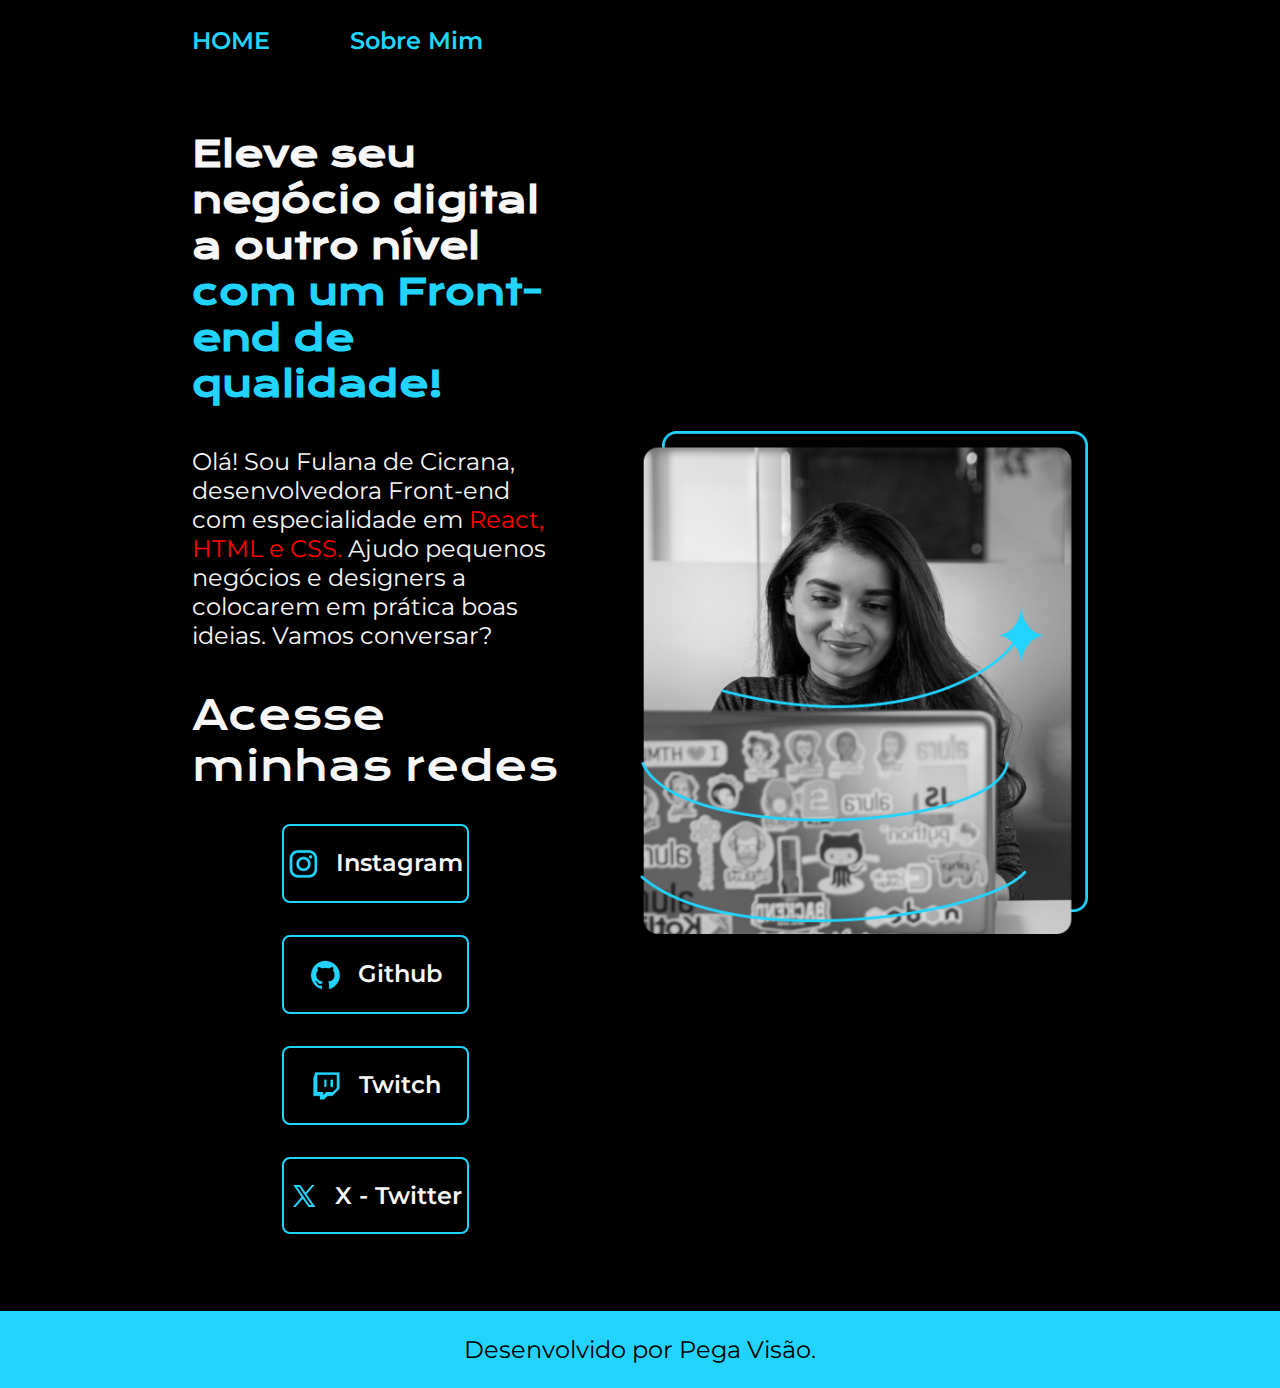
<file: HTML e CSS/index.html>
<!DOCTYPE html>
<html lang="pt-br">
<head>
    <meta charset="UTF-8">
    <meta name="viewport" content="width=device-width, initial-scale=1.0">
    <title>Portifolio</title>
    <link rel="stylesheet" href="./styles/style.css">
</head>
<body>
    <header class="cabecalho">
        <nav class="cabecalho__menu">
            <a class="cabecalho__menu__link" href="index.html">HOME</a>
            <a class="cabecalho__menu__link" href="about.html">Sobre Mim</a>
        </nav>
    </header>
    <main class="apresentacao">
        <section class="apresentacao__conteudo">
            <h1 class="apresentacao__conteudo__titulo">Eleve seu negócio digital a outro nível <strong class="tituloDestaque">com um Front-end de qualidade!</strong></h1>
            <p class="apresentacao__conteudo__texto">Olá! Sou Fulana de Cicrana, desenvolvedora Front-end com especialidade em <span class="especialidades">React, HTML e CSS.</span>  Ajudo pequenos negócios e designers a colocarem em prática boas ideias. Vamos conversar?</p>
            <div class="apresentacao__links">
                <h2 class="apresentacao__links__subtitulo">Acesse minhas redes</h2>
                <a class="apresentacao__links__navegacao" href="https://instagram.com">
                    <img src="./assets/instagram.png">
                    Instagram
                </a>
                <a class="apresentacao__links__navegacao" href="https://Github.com">
                    <img src="./assets/github.png">
                    Github
                </a>
                <a class="apresentacao__links__navegacao" href="https://twitch.tv">
                    <img src="./assets/twitch.png">
                    Twitch
                </a>
                <a class="apresentacao__links__navegacao" href="https://twitter.com">
                    <img src="./assets/twitter-novo.png">
                    X - Twitter
                </a>
            </div>
        </section>
        <img src="./assets/imagem2.png" alt="Foto de Fulana de Cicrana programando" class="imagemFulana">
    </main>
    <footer class="rodape">
        <p>Desenvolvido por Pega Visão.</p>
    </footer>
</body>
</html>
</file>
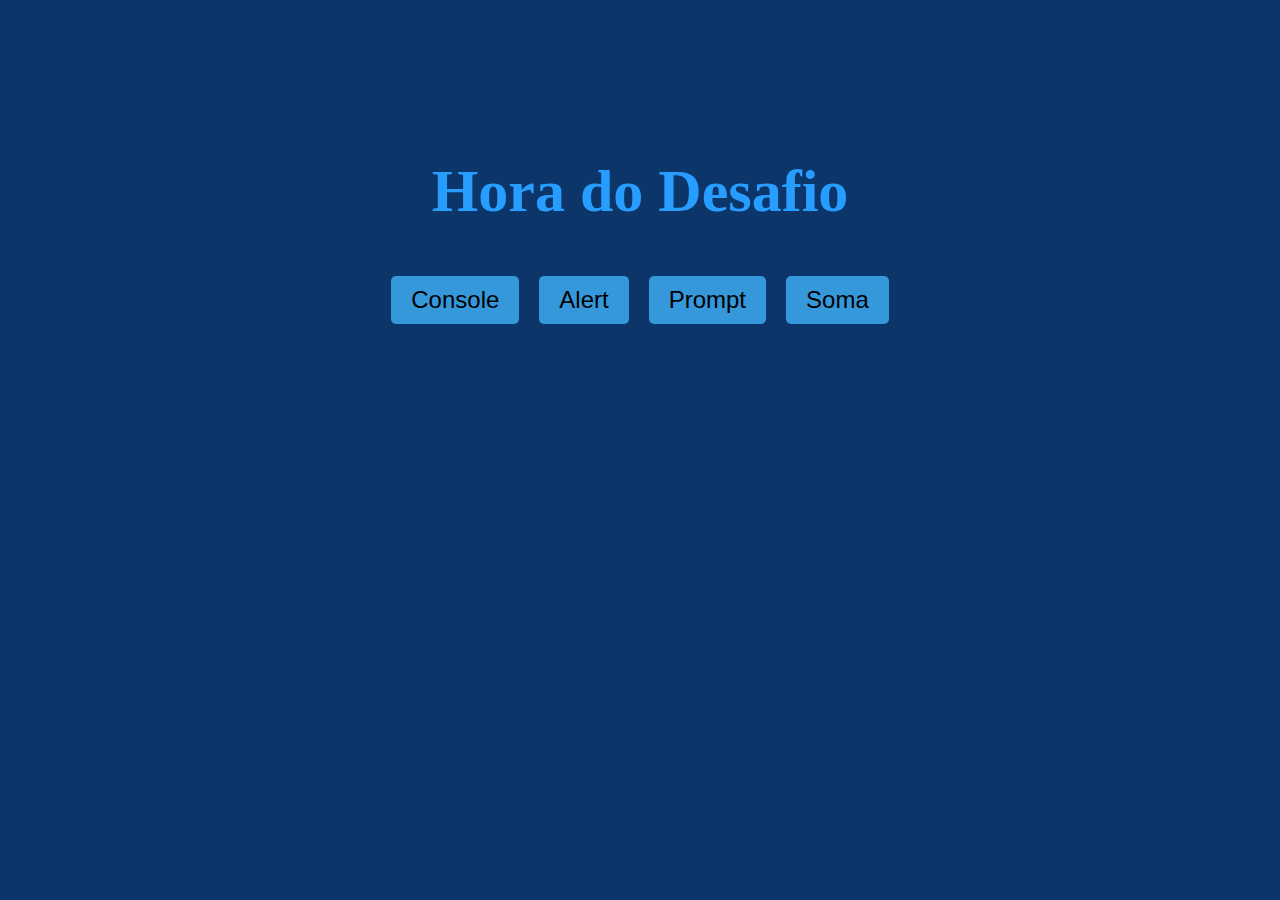
<file: Lógica de Programação/js-curso-2-desafio_1/index.html>
<!DOCTYPE html>
<html lang="en">
<head>
    <meta charset="UTF-8">
    <meta name="viewport" content="width=device-width, initial-scale=1.0">
    <link rel="stylesheet" href="style.css">
    <title>Document</title>
</head>
<body>
    <header>
        <h1></h1>
    </header>
    <main class="container">
        <button onclick="exibirConsole()" class="button">Console</button>
        <button onclick="exibirAlerta()" class="button">Alert</button>
        <button onclick="exibirPrompt()" class="button">Prompt</button>
        <button onclick="exibirSoma()" class="button">Soma</button>
    </main>

      <script src="app.js"></script>
</body>
</html>
</file>
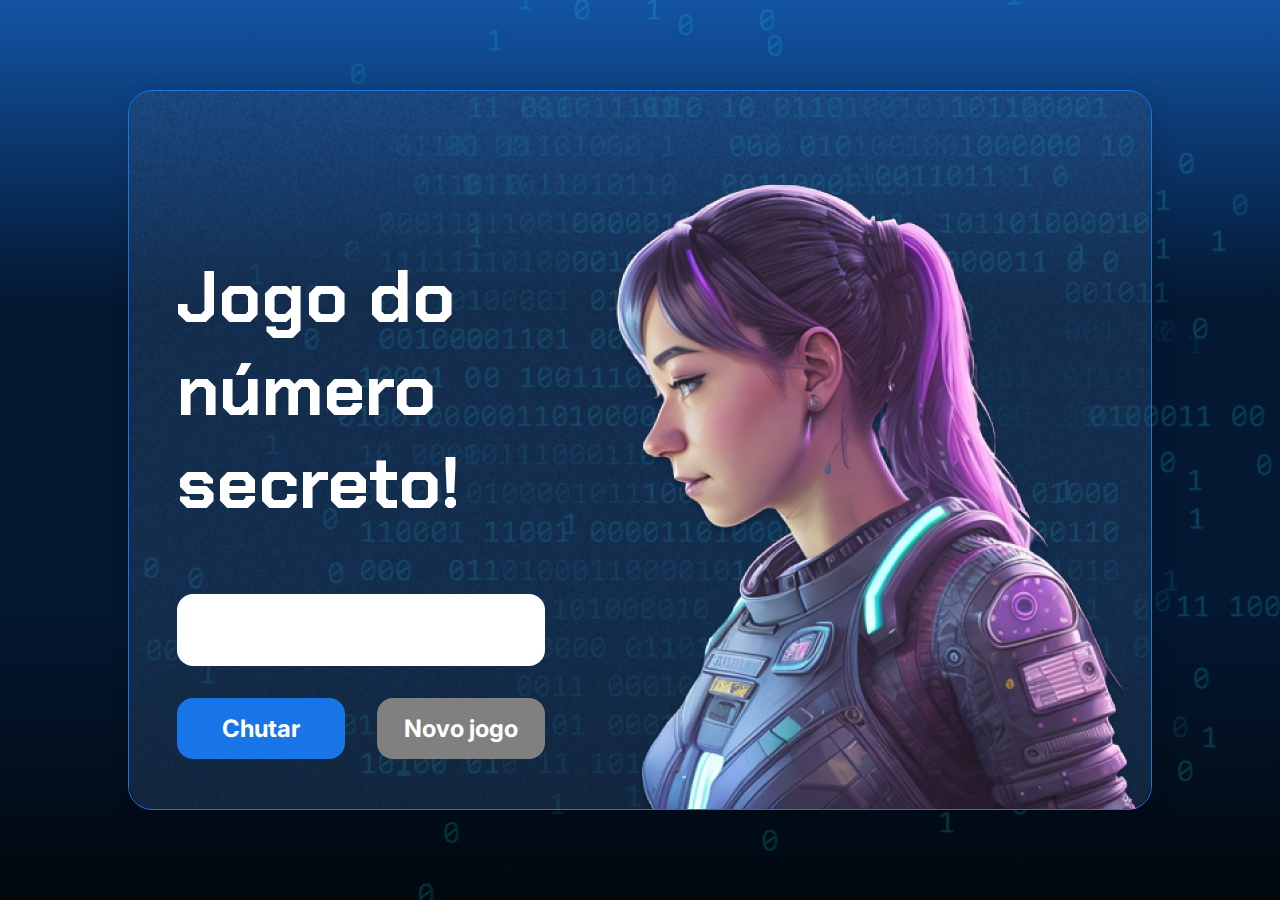
<file: Lógica de Programação/js-curso-2-aula1/js-curso-2-aula_-/index.html>
<!DOCTYPE html>
<html lang="pt-br">

<head>
    <meta charset="UTF-8">
    <meta name="viewport" content="width=device-width, initial-scale=1.0">
    <script src="https://code.responsivevoice.org/responsivevoice.js?key=Vvugb7S1"></script>
    <link rel="preconnect" href="https://fonts.googleapis.com">
    <link rel="preconnect" href="https://fonts.gstatic.com" crossorigin>
    <link href="https://fonts.googleapis.com/css2?family=Chakra+Petch:wght@700&family=Inter:wght@400;700&display=swap" rel="stylesheet">
    <link rel="stylesheet" href="style.css">
    <title>JS Game</title>
</head>

<body>

    <div class="container">
        <div class="container__conteudo">
            <div class="container__informacoes">
                <div class="container__texto">
                    <h1></h1>
                    <p class="texto__paragrafo"></p>
                </div>
                <input type="number" min="1" max="10" class="container__input">
                <div class="chute container__botoes">
                    <button onclick="verificarChute()" class="container__botao">Chutar</button>
                    <button onclick="reiniciarJogo()" id="reiniciar" class="container__botao" disabled>Novo jogo</button>
                </div>
            </div>
            <img src="./img/ia.png" alt="Uma pessoa olhando para a esquerda" class="container__imagem-pessoa" />
        </div>
    </div>




    <script src="app.js" defer></script>
</body>

</html>
</file>
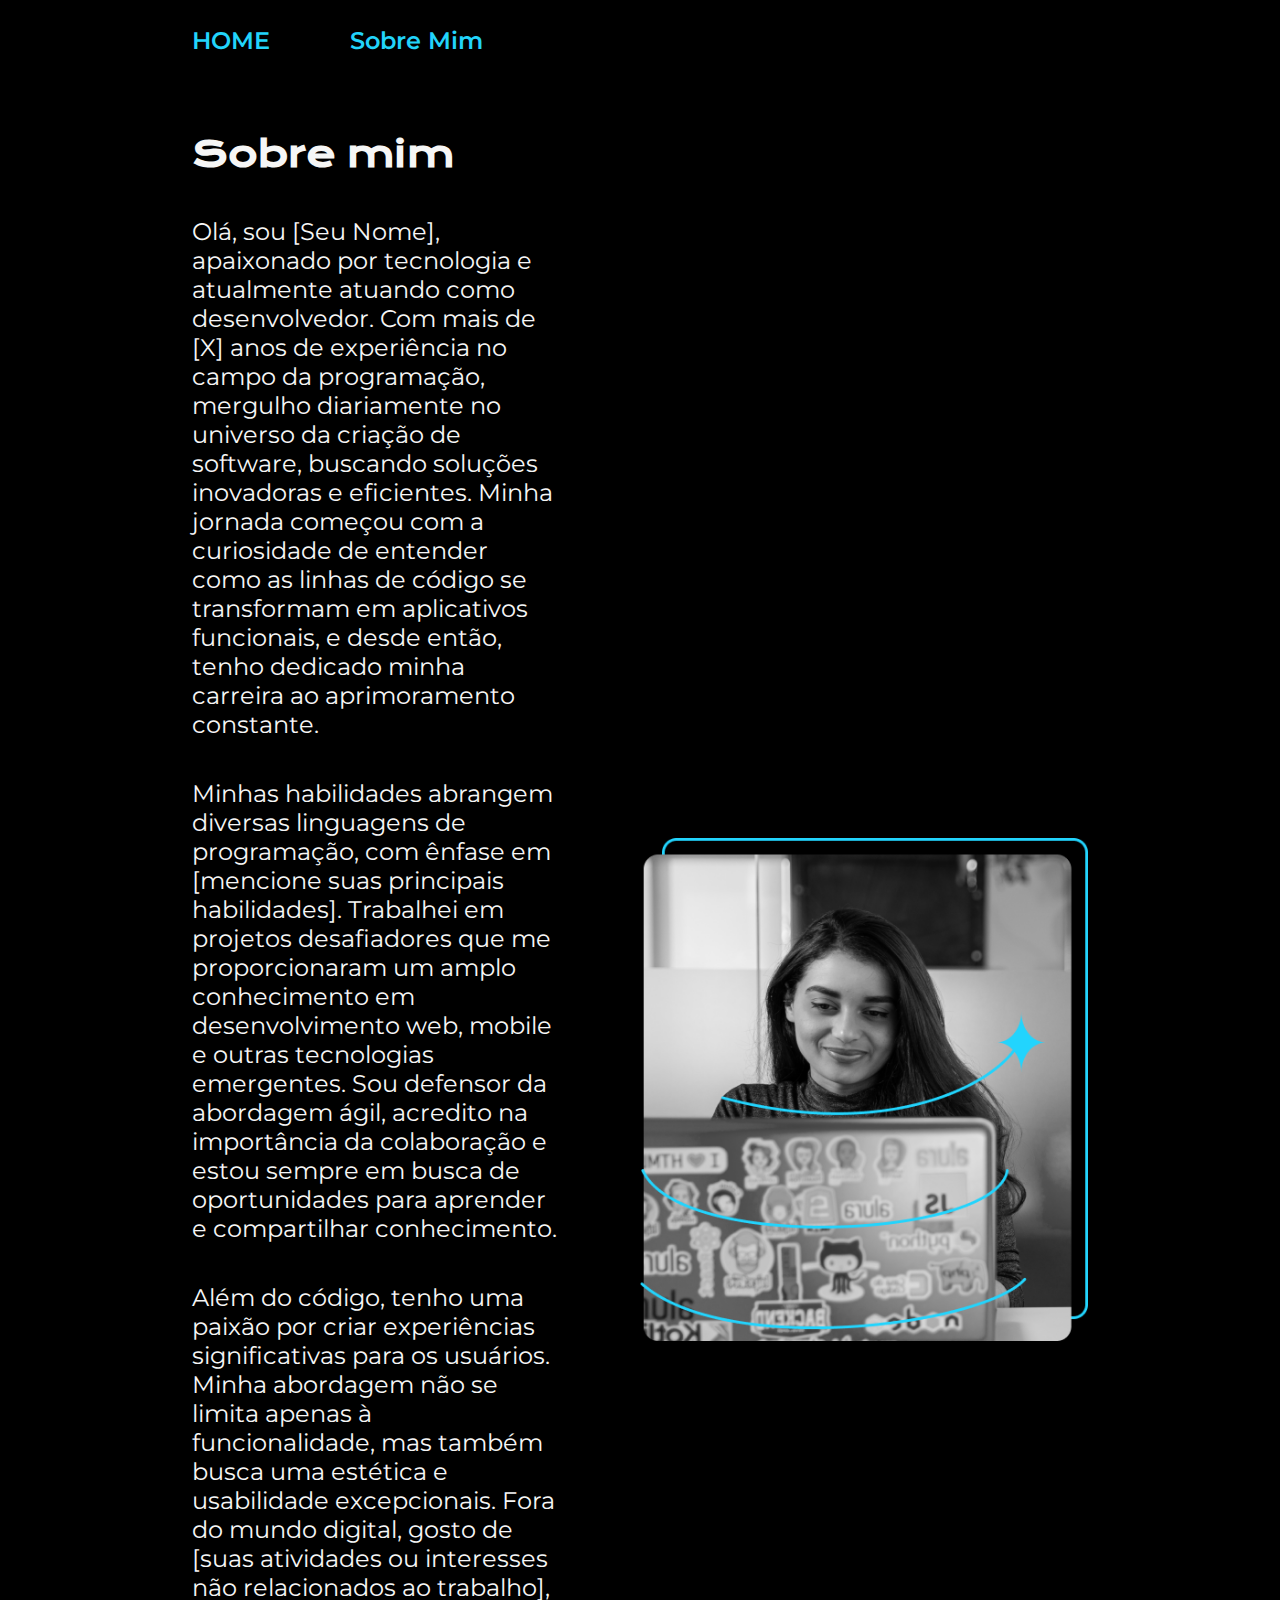
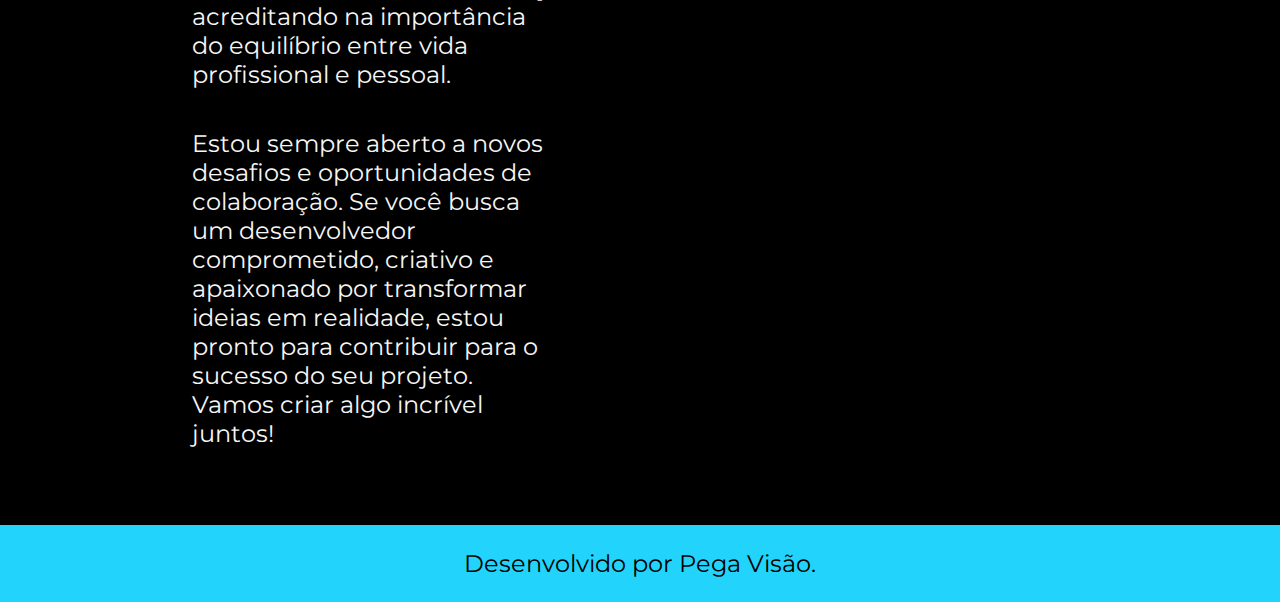
<file: HTML e CSS/about.html>
<!DOCTYPE html>
<html lang="pt-br">
<head>
    <meta charset="UTF-8">
    <meta name="viewport" content="width=device-width, initial-scale=1.0">
    <title>Sobre Mim</title>
    <link rel="stylesheet" href="./styles/style.css">
</head>
<body>
    <header class="cabecalho">
        <nav class="cabecalho__menu">
            <a class="cabecalho__menu__link" href="index.html">HOME</a>
            <a class="cabecalho__menu__link" href="about.html">Sobre Mim</a>
        </nav>
    </header>

    <main class="apresentacao">
        <section class="apresentacao__conteudo">
            <h1 class="apresentacao__conteudo__titulo">Sobre mim</h1>
            <p class="apresentacao__conteudo__texto">Olá, sou [Seu Nome], apaixonado por tecnologia e atualmente atuando como desenvolvedor. Com mais de [X] anos de experiência no campo da programação, mergulho diariamente no universo da criação de software, buscando soluções inovadoras e eficientes. Minha jornada começou com a curiosidade de entender como as linhas de código se transformam em aplicativos funcionais, e desde então, tenho dedicado minha carreira ao aprimoramento constante.</p>
            <p class="apresentacao__conteudo__texto">Minhas habilidades abrangem diversas linguagens de programação, com ênfase em [mencione suas principais habilidades]. Trabalhei em projetos desafiadores que me proporcionaram um amplo conhecimento em desenvolvimento web, mobile e outras tecnologias emergentes. Sou defensor da abordagem ágil, acredito na importância da colaboração e estou sempre em busca de oportunidades para aprender e compartilhar conhecimento.</p>
            <p class="apresentacao__conteudo__texto">Além do código, tenho uma paixão por criar experiências significativas para os usuários. Minha abordagem não se limita apenas à funcionalidade, mas também busca uma estética e usabilidade excepcionais. Fora do mundo digital, gosto de [suas atividades ou interesses não relacionados ao trabalho], acreditando na importância do equilíbrio entre vida profissional e pessoal.</p>
            <p class="apresentacao__conteudo__texto">Estou sempre aberto a novos desafios e oportunidades de colaboração. Se você busca um desenvolvedor comprometido, criativo e apaixonado por transformar ideias em realidade, estou pronto para contribuir para o sucesso do seu projeto. Vamos criar algo incrível juntos!</p>
        </section>
        <img src="./assets/imagem2.png" alt="Foto de Fulana de Cicrana programando" class="imagemFulana">
    </main>

    <footer class="rodape">
        <p>Desenvolvido por Pega Visão.</p>
    </footer>
</body>
</html>
</file>
<file: HTML e CSS/styles/style.css>
@import url('https://fonts.googleapis.com/css2?family=Krona+One&family=Montserrat&display=swap');
@import url('https://fonts.googleapis.com/css2?family=Montserrat:wght@600&display=swap');

:root {
    --cor-primaria: #000000;
    --cor-secundaria: #F6F6F6;
    --cor-terciaria: #22D4FB;
    --cor-hover: #272727;

    --fonte-primaria: 'Krona One', sans-serif;
    --fonte-secundaria: 'Montserrat', sans-serif;
}

* {
    margin: 0;
    padding: 0;
}

body {
    box-sizing: border-box;
    /* height: 100vh; */
    background-color: var(--cor-primaria);
    color: var(--cor-secundaria);
}

/* p {
    color: #F6F6F6;
} */

.imagemFulana {
    width: 50%;
}

.cabecalho {
    padding: 2% 0% 0% 15%;
}

.cabecalho__menu {
    display: flex;
    gap: 80px;
}

.cabecalho__menu__link {
    font-family: var(--fonte-secundaria);
    font-weight: 600;
    font-size: 1.5rem;
    color: var(--cor-terciaria);
    text-decoration: none;
}

.apresentacao {
    display: flex;
    align-items: center;
    justify-content: space-between;
    flex-direction: row;
    padding: 6% 15%;
    gap: 5.125rem;
}

.apresentacao__conteudo {
    width: 50%;
    display: flex;
    flex-direction: column;
    gap: 40px;
}

.apresentacao__conteudo__titulo {
    font-size: 2.25rem;
    font-family: var(--fonte-primaria);
}

.tituloDestaque {
    color: var(--cor-terciaria);
}

.apresentacao__conteudo__texto {
    font-size: 1.5rem;
    font-family: var(--fonte-secundaria);
}

.especialidades {
    color: red;
}

.apresentacao__links {
    display: flex;
    justify-content: space-between;
    flex-direction: column;
    align-items: center;
    gap: 32px;
}

.apresentacao__links__subtitulo {
    font-family: var(--fonte-primaria);
    font-weight: 400;
    font-size: 2.5rem;
}

.apresentacao__links__navegacao {
    /* background-color: #22D4FD; */
    display: flex;
    justify-content: center;
    gap: 16px;
    border: 2px solid var(--cor-terciaria);
    width: 50%;
    text-align: center;
    border-radius: 8px;
    font-size: 1.5rem;
    padding: 21.5px 0;
    text-decoration: none;
    color: var(--cor-secundaria);
    font-family: var(--fonte-secundaria);
    font-weight: 600;
}

.apresentacao__links__navegacao:hover {
    background-color: var(--cor-hover);
    cursor: pointer;
    transition: all 0.5s;
}

.rodape {
    color: var(--cor-primaria);
    background-color: var(--cor-terciaria);
    padding: 24px;
    text-align: center;
    font-family: var(--fonte-secundaria);
    font-size: 1.5rem;
    font-weight: 400;
}

@media (max-width: 1200px) {
    .cabecalho {
        padding: 10%;
    }

    .cabecalho__menu {
        justify-content: center;
        
    }

    .apresentacao {
        flex-direction: column-reverse;
        padding: 5% 5%;
    }

    .apresentacao__conteudo {
        width: auto;
    }


}
</file>
<file: Lógica de Programação/js-curso-2-desafio_1/style.css>
header {
  text-align: center;
  font-size: 30px;
  color: #279EFF;
}

main, html {
  margin: 0;
  padding: 0;
  height: 50%;
  display: flex;
  justify-content: center;
  align-items: center;
  background-color: #0C356A;
}

.container {
  text-align: center;
  color: #279EFF;
}

.button {
  padding: 10px 20px;
  margin: 10px;
  font-size: 24px;
  border: none;
  background-color: #3498db;
  cursor: pointer;
  border-radius: 5px;
}

.button:hover {
  background-color: #2980b9;
}
</file>
<file: Lógica de Programação/js-curso-2-aula1/js-curso-2-aula_-/style.css>
* {
    box-sizing: border-box;
    margin: 0;
    padding: 0;
    color: white;
}

body {
    background: linear-gradient(#1354A5 0%, #041832 33.33%, #041832 66.67%, #01080E 100%);
    height: 100vh;
    display: flex;
    align-items: center;
    justify-content: center;
}


body::before {
    background-image: url("img/code.png");
    background-repeat: no-repeat;
    background-position: right;
    content: "";
    display: block;
    position: absolute;
    width: 100%;
    height: 100%;
    opacity: 0.4;
}

.container {
    width: 80%;
    height: 80%;
    display: flex;
    align-items: center;
    justify-content: space-between;
    border-radius: 24px;
    border: 1px solid #1875E8;
    box-shadow: 4px 4px 20px 0px rgba(1, 8, 14, 0.15);
    background-image: url("img/Ruido.png");
    background-size: 100% 100%;
    position: relative;
}


.container__conteudo {
    display: flex;
    align-items: center;
    position: absolute;
    bottom: 0;
}

.container__informacoes {
    flex: 1;
    padding: 3rem;
}

.container__botao {
    border-radius: 16px;
    background: #1875E8;
    padding: 16px 24px;
    width: 100%;
    font-size: 24px;
    font-weight: 700;
    border: none;
    margin-top: 2rem;
}

.container__texto {
    margin: 16px 0 16px 0;
}

.container__texto-azul {
    color: #1875E8;
}

.container__input {
    width: 100%;
    height: 72px;
    border-radius: 16px;
    background-color: #FFF;
    border: none;
    color: #1875E8;
    padding: 2rem;
    font-size: 24px;
    font-weight: 700;
    font-family: 'Inter', sans-serif;
}

.container__botoes {
    display: flex;
    gap: 2em;
}

h1 {
    font-family: 'Chakra Petch', sans-serif;
    font-size: 72px;
    padding-bottom: 3rem;
}

p,
button {
    font-family: 'Inter', sans-serif;
}

.texto__paragrafo {
    font-size: 32px;
    font-weight: 400;
}

button:disabled {
    background-color: gray;
}

@media screen and (max-width: 1250px) {

    h1 {
        font-size: 50px;
    }

    .container__botao {
        font-size: 16px;
    }


    .texto__paragrafo {
        font-size: 24px;
    }

    .container__imagem-pessoa {
        display: none;
    }

    .container__conteudo {
        display: block;
        position: inherit;
    }

    .container__informacoes {
        padding: 1rem
    }
}
</file>
